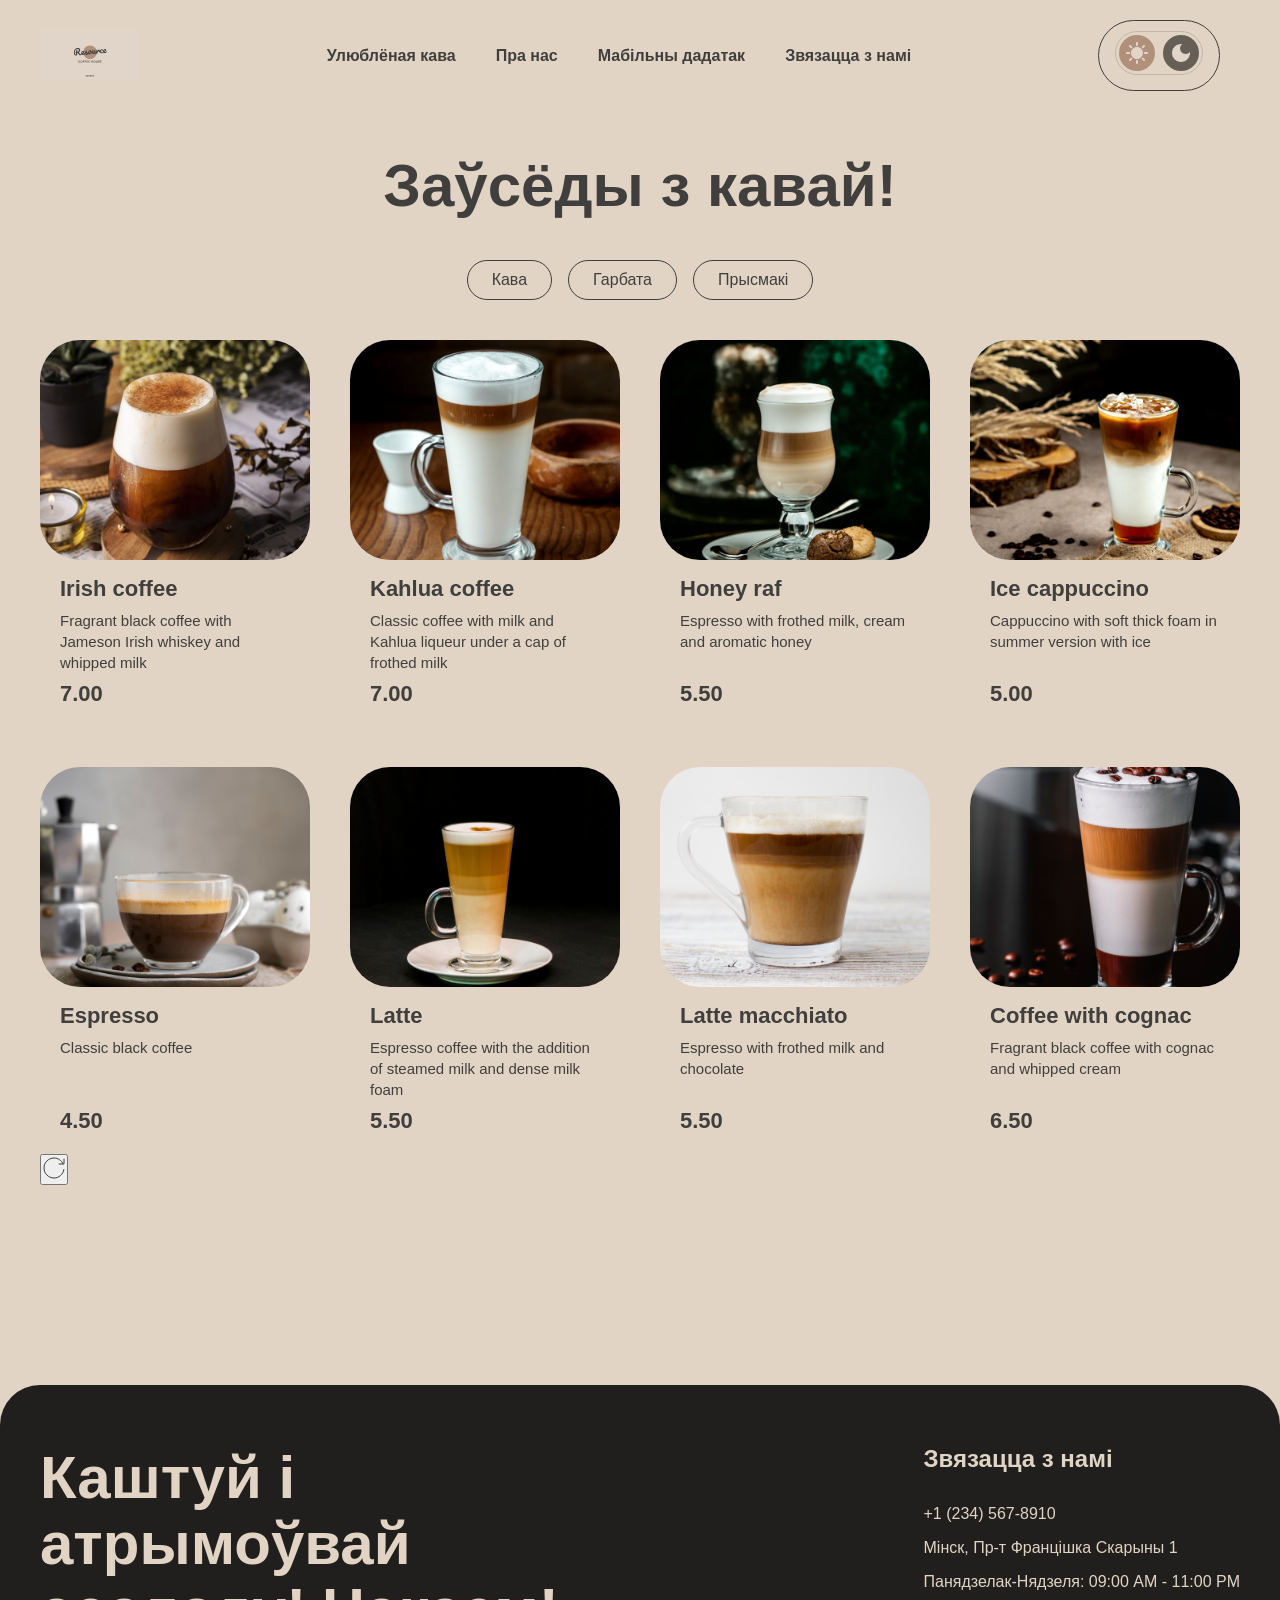
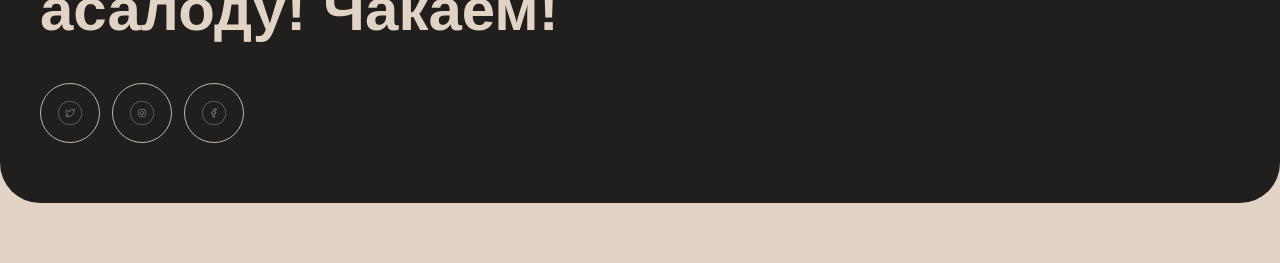
<file: catalog.html>
<!doctype html>
<html lang="be">
  <head>
    <meta charset="UTF-8" />
    <meta name="viewport" content="width=device-width, initial-scale=1.0" />
    <title>Coffe House - Меню</title>
    <link rel="stylesheet" href="css/style.css" />
    <link rel="icon" href="assets/favicon.svg" type="image/svg+xml" />
  </head>
  <body>
    <header class="header">
      <div class="header__container">
        <a href="index.html" class="header__logo">
          <img
            src="assets/logo.svg"
            alt="Coffee House"
            class="header__logo-light"
          />
          <img
            src="assets/logo-dark.svg"
            alt=""
            aria-hidden="true"
            class="header__logo-dark"
          />
        </a>

        <nav class="header__nav">
          <ul class="header__menu">
            <li><a href="index.html#favorite-coffee">Улюблёная кава</a></li>
            <li><a href="index.html#about">Пра нас</a></li>
            <li><a href="index.html#mobile-app">Мабільны дадатак</a></li>
            <li><a href="index.html#contacts">Звязацца з намі</a></li>
          </ul>
        </nav>
        <!-- <a href="catalog.html" class="header__menu-btn">Меню</a> -->

        <div class="header__controls">
          <button
            id="theme-toggle"
            class="header__theme-btn"
            aria-label="Змена тэмы"
            aria-pressed="false"
          >
            <img src="assets/theme-switch.svg" alt="" aria-hidden="true" />
          </button>

          <button
            class="header__burger-btn"
            aria-label="Адкрыць меню"
            aria-expanded="false"
          >
            <span></span>
          </button>
        </div>
      </div>
      <nav class="mobile-menu" id="mobile-menu">
        <ul class="mobile-menu__list">
          <li>
            <a href="index.html#favorite-coffee" class="mobile-menu__link"
              >Улюблёная кава</a
            >
          </li>
          <li>
            <a href="index.html#about" class="mobile-menu__link">Пра нас</a>
          </li>
          <li>
            <a href="index.html#contacts" class="mobile-menu__link"
              >Звязацца з намі</a
            >
          </li>
        </ul>
      </nav>
    </header>

    <main class="catalog-main">
      <section class="catalog-nav">
        <div class="catalog-nav__container">
          <h1 class="catalog-nav__title">Заўсёды з кавай!</h1>
          <ul class="catalog-nav__list">
            <li class="catalog-nav__item">
              <button class="catalog-nav__btn active">Кава</button>
            </li>
            <li class="catalog-nav__item">
              <button class="catalog-nav__btn">Гарбата</button>
            </li>
            <li class="catalog-nav__item">
              <button class="catalog-nav__btn">Прысмакі</button>
            </li>
          </ul>
        </div>
      </section>

      <div class="catalog-content">
        <div class="catalog-content__container">
          <div class="catalog-grid" id="catalog-grid"></div>
          <div class="catalog-content__refresh catalog-refresh">
            <button
              class="catalog-refresh__btn"
              aria-label="Паказаць яшчэ"
              id="refresh-btn"
            >
              <span class="catalog-refresh_icon">
                <img src="assets/refresh.svg" alt="" aria-hidden="true" />
              </span>
            </button>
          </div>
        </div>
      </div>
    </main>

    <footer class="footer" id="contacts">
      <div class="footer__container">
        <div class="footer__content">
          <h2 class="footer__title">Каштуй і атрымоўвай асалоду! Чакаем!</h2>
          <div class="footer__socials">
            <a
              href="https://twitter.com"
              target="_blank"
              class="footer__social-btn"
              aria-label="Twitter"
            >
              <img src="assets/buttons/twitter.svg" alt="" aria-hidden="true" />
            </a>
            <a
              href="https://instagram.com"
              target="_blank"
              class="footer__social-btn"
              aria-label="Instagram"
            >
              <img
                src="assets/buttons/instagram.svg"
                alt=""
                aria-hidden="true"
              />
            </a>
            <a
              href="https://facebook.com"
              target="_blank"
              class="footer__social-btn"
              aria-label="Facebook"
            >
              <img
                src="assets/buttons/facebook.svg"
                alt=""
                aria-hidden="true"
              />
            </a>
          </div>
        </div>
        <div class="footer__contacts">
          <h3 class="footer__contacts-title">Звязацца з намі</h3>
          <ul class="footer__list">
            <li>
              <a href="tel:+12345678910" class="footer__link">
                +1 (234) 567-8910</a
              >
            </li>
            <li>
              <a
                href="https://maps.google.com/"
                target="_blank"
                class="footer__link"
                >Мінск, Пр-т Францішка Скарыны 1</a
              >
            </li>
            <li>
              <span class="footer__link-text"
                >Панядзелак-Нядзеля: 09:00 AM - 11:00 PM</span
              >
            </li>
          </ul>
        </div>
      </div>
    </footer>

    <script src="js/theme.js"></script>
    <script src="js/catalog.js"></script>
    <script src="js/burger.js"></script>
  </body>
</html>
</file>
<file: css/style.css>
* {
  margin: 0;
  padding: 0;
  box-sizing: border-box;
}

a {
  text-decoration: none;
  color: inherit;
}

li {
  list-style: none;
}

html {
  scroll-behavior: smooth;
}

body {
  font-family: Arial, sans-serif;
  background-color: #e1d4c4;
  color: #403f3d;
}

.header__controls {
  display: flex;
  align-items: center;
  gap: 12px;
}

.header__container {
  max-width: 1440px;
  margin: 0 auto;
  padding: 20px 40px;
  display: flex;
  justify-content: space-between;
  align-items: center;
}

.header__logo img {
  width: 100px;
  height: auto;
}

.header__logo-dark {
  display: none;
}

.dark-theme .header__logo-light {
  display: none;
}

.dark-theme .header__logo-dark {
  display: block;
}

.header__menu {
  display: flex;
  gap: 40px;
}

.header__menu a {
  font-weight: bold;
  color: #403f3d;
  font-size: 16px;
  transition: color 0.5s ease;
}

.header__menu a:hover {
  color: #b9a389;
}

.header__menu-btn {
  padding: 12px 20px;
  border: 1px solid #403f3d;
  border-radius: 100px;
  color: #403f3d;
  font-size: 16px;
  font-weight: bold;
  transition:
    background-color 0.5s ease,
    color 0.5s;
}

.header__menu-btn:hover {
  background-color: #403f3d;
  color: #ffffff;
}

.hero {
  margin-top: 20px;
}

.hero__title {
  font-size: 72px;
  color: #e1d4c4;
  line-height: 105%;
  margin-bottom: 40px;
}

.hero__text {
  font-size: 16px;
  color: #e1d4c4;
  line-height: 150%;
  margin-bottom: 40px;
}

.hero__btn {
  display: inline-block;
  padding: 20px 78px;
  background-color: #e1d4c4;
  color: #211f1d;
  font-weight: bold;
  border-radius: 100px;
  transition: background-color 0.3s;
}

.hero__btn:hover {
  background-color: #b9a389;
}

.hero__img-block img {
  max-width: 100%;
  height: auto;
  display: block;
}

.hero__container {
  max-width: 1440px;
  margin: 0 auto;
  padding: 100px 40px;
  position: relative;
  overflow: hidden;
  border-radius: 40px;
  min-height: 640px;
  display: flex;
  align-items: center;
}

.hero__video {
  position: absolute;
  top: 0;
  left: 0;
  width: 100%;
  height: 100%;
  object-fit: cover;
  z-index: 1;
}

.hero__content {
  max-width: 530px;
  position: relative;
  z-index: 2;
}

.hero__img-block {
  display: none;
}

.slider-section {
  padding: 100px 0;
}

.slider__container {
  max-width: 1440px;
  margin: 0 auto;
  padding: 0 40px;
  display: flex;
  flex-direction: column;
  align-items: center;
}

.slider__main-title {
  font-size: 60px;
  color: #403f3d;
  text-align: center;
  margin-bottom: 40px;
}

.slider__wrapper {
  display: flex;
  align-items: center;
  justify-content: center;
  gap: 40px;
  width: 100%;
  margin-bottom: 40px;
}

.slider__arrow {
  width: 60px;
  height: 60px;
  border: 1px solid #403f3d;
  border-radius: 50%;
  background-color: transparent;
  display: flex;
  align-items: center;
  justify-content: center;
  cursor: pointer;
  transition:
    background-color 0.3s,
    border-color 0.3s;
}

.slider__arrow img {
  width: 24px;
  height: 24px;
}

.slider__arrow:hover {
  background-color: #403f3d;
  border-color: #403f3d;
}

.slider__arrow:hover img {
  filter: invert(1);
}

.slider__window {
  max-width: 480px;
  overflow: hidden;
}

.slider__track {
  display: flex;
  transition: transform 0.5s ease;
}

.slider__item {
  min-width: 100%;
  display: flex;
  flex-direction: column;
  align-items: center;
  text-align: center;
}

.slider__img-wrap img {
  max-width: 100%;
  height: auto;
  margin-bottom: 20px;
  display: block;
}

.slider__title {
  font-size: 24px;
  color: #403f3d;
  margin-bottom: 12px;
}

.slider__text {
  font-size: 16px;
  color: #403f3d;
  line-height: 150%;
  margin-bottom: 12px;
  max-width: 400px;
}

.slider__price {
  font-size: 24px;
  font-weight: bold;
  color: #403f3d;
}

.slider__pagination {
  display: flex;
  gap: 12px;
}

.slider__dot {
  width: 40px;
  height: 4px;
  background-color: #c1b6ad;
  border-radius: 100px;
  transition: background-color 0.3s;
}

.slider__dot.active {
  background-color: #403f3d;
}

.about-section {
  padding: 100px 0;
}

.about__container {
  max-width: 1440px;
  margin: 0 auto;
  padding: 0 40px;
  display: flex;
  flex-direction: column;
  align-items: center;
}

.about__title {
  font-size: 60px;
  color: #403f3d;
  text-align: center;
  max-width: 800px;
  margin-bottom: 60px;
}

.about__grid {
  display: grid;
  grid-template-columns: repeat(2, 1fr);
  gap: 40px;
  width: 100%;
  max-width: 1100px;
}

.about__img-wrap {
  width: 100%;
  overflow: hidden;
  border-radius: 20px;
}

.about__img-wrap img {
  width: 100%;
  height: 100%;
  object-fit: cover;
  display: block;
  transition: transform 0.5s ease;
}

.about__img-wrap:hover img {
  transform: scale(1.05);
}

.apps-section {
  padding: 100px 0;
}

.apps__container {
  max-width: 1440px;
  margin: 0 auto;
  padding: 0 40px;
  display: flex;
  justify-content: space-between;
  align-items: center;
  gap: 40px;
}

.apps__content {
  max-width: 530px;
}

.apps__title {
  font-size: 60px;
  color: #403f3d;
  line-height: 110%;
  margin-bottom: 40px;
}

.apps__text {
  font-size: 16px;
  color: #403f3d;
  line-height: 150%;
  margin-bottom: 40px;
}

.apps__buttons {
  display: flex;
  gap: 20px;
}

.apps__market-btn {
  display: inline-flex;
  align-items: center;
  padding: 12px 20px;
  border: 1px solid #403f3d;
  border-radius: 100px;
  font-size: 16px;
  font-weight: bold;
  color: #403f3d;
  transition:
    background-color 0.3s,
    color 0.3s;
}

.apps__market-btn:hover {
  background-color: #403f3d;
  color: #ffffff;
}

.apps__img-wrap {
  flex: 1;
  display: flex;
  justify-content: flex-end;
}

.apps__img-wrap img {
  max-width: 100%;
  max-height: 500px;
  height: auto;
  object-fit: contain;
}

.footer {
  padding: 100px 0 60px;
}

.footer__container {
  max-width: 1440px;
  margin: 0 auto;
  padding: 60px 40px;
  background-color: #211f1d;
  border-radius: 40px;
  display: flex;
  justify-content: space-between;
  gap: 40px;
}

.footer__content {
  max-width: 530px;
}

.footer__title {
  font-size: 60px;
  color: #e1d4c4;
  line-height: 110%;
  margin-bottom: 40px;
}

.footer__socials {
  display: flex;
  gap: 12px;
}

.footer__social-btn {
  width: 60px;
  height: 60px;
  border: 1px solid #c1b6ad;
  border-radius: 50%;
  display: flex;
  align-items: center;
  justify-content: center;
  color: #e1d4c4;
  font-weight: bold;
  transition:
    background-color 0.3s,
    color 0.3s;
}

.footer__social-btn:hover {
  background-color: #e1d4c4;
  color: #211f1d;
}

.footer__contacts {
  max-width: 400px;
}

.footer__contacts-title {
  font-size: 24px;
  color: #e1d4c4;
  margin-bottom: 32px;
}

.footer__list {
  display: flex;
  flex-direction: column;
  gap: 16px;
}

.footer__link,
.footer__link-text {
  font-size: 16px;
  color: #e1d4c4;
  transition: color 0.3s;
}

.footer__link:hover {
  color: #b9a389;
}

body.dark-theme {
  background-color: #211f1d !important;
}

body.dark-theme .slider-section,
body.dark-theme .about-section,
body.dark-theme .apps-section,
body.dark-theme .footer {
  background-color: #211f1d !important;
}

body.dark-theme .slider__main-title,
body.dark-theme .slider__title,
body.dark-theme .slider__text,
body.dark-theme .slider__price,
body.dark-theme .about__title,
body.dark-theme .apps__title,
body.dark-theme .apps__text,
body.dark-theme .header__menu a {
  color: #e1d4c4 !important;
}

.header__theme-btn {
  background: transparent;
  border: 1px solid #403f3d;
  border-radius: 100px;
  padding: 10px 16px;
  cursor: pointer;
  font-size: 18px;
  margin-right: 20px;
  transition: background-color 0.3s;
}

.header__burger-btn {
  display: none;
}
.mobile-menu {
  display: none;
  position: fixed;
  top: 100px;
  left: 0;
  width: 100%;
  height: calc(100vh - 100px);
  background-color: #e1d4c4;
  z-index: 100;
  padding: 40px;
  overflow-y: auto;
}

.mobile-menu.open {
  display: block;
}

.mobile-menu__list {
  display: flex;
  flex-direction: column;
  gap: 32px;
}

.mobile-menu__link {
  font-size: 24px;
  font-weight: bold;
  color: #403f3d;
  transition: color 0.3s;
}

.mobile-menu__link:hover {
  color: #b9a389;
}

.dark-theme .mobile-menu {
  background-color: #211f1d;
}

.dark-theme .mobile-menu {
  background-color: #211f1d;
}

.dark-theme .mobile-menu__link {
  color: #e1d4c4;
}

.dark-theme .mobile-menu__link:hover {
  color: #b0907a;
}

.header__theme-btn:hover {
  background-color: #f0f0f0;
}

.dark-theme .header__menu-btn {
  border-color: #c1b6ad;
  color: #e1d4c4;
}

.dark-theme .header__menu-btn:hover {
  background-color: #e1d4c4;
  color: #403f3d;
}

.dark-theme .header__theme-btn {
  border-color: #c1b6ad;
}

.dark-theme .header__theme-btn:hover {
  background-color: #e1d4c4;
}

.dark-theme .hero__btn {
  background-color: #e1d4c4;
  color: #403f3d;
}

.dark-theme .hero__btn:hover {
  background-color: #b0907a;
}

.dark-theme .slider__arrow {
  border-color: #c1b6ad;
}

.dark-theme .slider__arrow:hover {
  background-color: #c1b6ad;
}

.dark-theme .slider__arrow:hover img {
  filter: invert(0);
}

.dark-theme .slider__dot {
  background-color: #665f55;
}

.dark-theme .slider__dot.active {
  background-color: #c1b6ad;
}

.dark-theme .apps__market-btn {
  border-color: #c1b6ad;
  color: #e1d4c4;
}

.dark-theme .apps__market-btn:hover {
  background-color: #e1d4c4;
  color: #403f3d;
}

.dark-theme .footer__social-btn {
  border-color: #c1b6ad;
}

.dark-theme .footer__social-btn:hover {
  background-color: #c1b6ad;
  color: #403f3d;
}

.footer__social-btn img {
  width: 24px;
  height: 24px;
  display: block;
}

.footer__social-btn:hover img {
  filter: brightness(0) saturate(100%);
}

body.no-scroll {
  overflow: hidden;
}

.header__burger-btn.active span {
  transform: rotate(45deg) translate(3px, 3px);
}

.header__burger-btn.active::before {
  transform: rotate(-45deg) translate(3px, -3px);
}
.header__burger-btn.active::after {
  opacity: 0;
}

@media (max-width: 1024px) {
  .hero__title {
    font-size: 56px;
  }
  .slider__main-title,
  .about__title,
  .apps__title,
  .footer__title {
    font-size: 48px;
  }
  .hero__container {
    padding: 80px 32px;
  }
  .about__grid {
    gap: 24px;
  }
}

@media (max-width: 768px) {
  .header__menu,
  .header__menu-btn {
    display: none;
  }

  .header__burger-btn {
    display: flex;
    flex-direction: column;
    justify-content: center;
    align-items: center;
    width: 44px;
    height: 44px;
    background: transparent;
    border: 1px solid #403f3d;
    border-radius: 50%;
    cursor: pointer;
    padding: 0;
    gap: 4px;
  }

  .header__burger-btn span,
  .header__burger-btn::before,
  .header__burger-btn::after {
    content: "";
    width: 20px;
    height: 2px;
    background-color: #403f3d;
    transition: background-color 0.3s;
  }

  .dark-theme .header__burger-btn {
    border-color: #c1b6ad;
  }

  .dark-theme .header__burger-btn span,
  .dark-theme .header__burger-btn::before,
  .dark-theme .header__burger-btn::after {
    background-color: #c1b6ad;
  }
  .hero__container {
    padding: 60px 24px;
    border-radius: 24px;
  }

  .hero__title {
    font-size: 40px;
    margin-bottom: 24px;
  }

  .hero__text {
    font-size: 15px;
  }
  .slider__wrapper {
    gap: 16px;
  }

  .slider__arrow {
    width: 48px;
    height: 48px;
  }

  .slider__main-title,
  .about__title,
  .apps__title,
  .footer__title {
    font-size: 34px;
    margin-bottom: 24px;
  }

  .about__grid {
    grid-template-columns: 1fr;
    gap: 16px;
  }

  .apps__container {
    flex-direction: column;
    align-items: stretch;
    text-align: center;
  }

  .apps__img-wrap {
    justify-content: center;
  }

  .footer__container {
    flex-direction: column;
    padding: 40px 24px;
    border-radius: 24px;
    gap: 32px;
  }

  .footer__title {
    font-size: 30px;
  }

  .footer__social-btn {
    width: 48px;
    height: 48px;
  }
}

@media (max-width: 480px) {
  .header__container {
    padding: 16px 16px;
  }

  .header__logo img {
    width: 80px;
    height: auto;
  }

  .hero__container {
    padding: 40px 16px;
    border-radius: 16px;
  }

  .hero__title {
    font-size: 28px;
    line-height: 115%;
    margin-bottom: 16px;
  }

  .hero__text {
    font-size: 14px;
    margin-bottom: 24px;
  }

  .hero__btn {
    padding: 14px 32px;
    font-size: 15px;
  }

  .slider__main-title,
  .about__title,
  .apps__title {
    font-size: 26px;
  }

  .slider__wrapper {
    gap: 8px;
  }

  .slider__arrow {
    width: 40px;
    height: 40px;
  }

  .slider__window {
    max-width: 240px;
  }

  .apps__buttons {
    flex-direction: column;
    align-items: stretch;
  }

  .apps__market-btn {
    justify-content: center;
  }

  .footer__container {
    padding: 32px 16px;
    border-radius: 16px;
  }

  .footer__title {
    font-size: 24px;
  }

  .footer__socials {
    flex-wrap: wrap;
  }
}

.catalog-nav {
  padding: 40px 0 20px;
}

.catalog-nav__container {
  max-width: 1440px;
  margin: 0 auto;
  padding: 0 40px;
}

.catalog-nav__title {
  font-size: 60px;
  color: #403f3d;
  text-align: center;
  margin-bottom: 40px;
}

.catalog-nav__list {
  display: flex;
  justify-content: center;
  gap: 16px;
  flex-wrap: wrap;
}

.catalog-nav__btn {
  padding: 10px 24px;
  border: 1px solid #403f3d;
  border-radius: 100px;
  color: #403f3d;
  background: transparent;
  font-size: 16px;
  cursor: pointer;
  transition:
    background-color 0.3s,
    color 0.3s;
}

.catalog-nav__btn:hover,
.catalog-nav__btn:active {
  background-color: #403f3d;
  color: #e1d4c4;
}

.catalog-content {
  padding: 20px 0 100px;
}

.catalog-content__container {
  max-width: 1440px;
  margin: 0 auto;
  padding: 0 40px;
}

.catalog-grid {
  display: grid;
  grid-template-columns: repeat(4, 1fr);
  gap: 40px;
}

.catalog-card {
  display: flex;
  flex-direction: column;
  cursor: pointer;
  transition:
    transform 0.3s ease,
    box-shadow 0.3s ease;
}

.catalog-card:hover {
  transform: translateY(-8px);
  box-shadow: 0 10px 30px rgba(0, 0, 0, 0.15);
}

.catalog-card__img-wrap {
  width: 100%;
  overflow: hidden;
}

.catalog-card__img {
  width: 100%;
  height: 220px;
  object-fit: cover;
  display: block;
  border-radius: 40px;
}

.catalog-card__info {
  padding: 16px 20px 20px;
  display: flex;
  flex-direction: column;
  gap: 8px;
  flex: 1;
}

.catalog-card__title {
  font-size: 22px;
  color: #403f3d;
  margin: 0;
  font-weight: 600;
}

.catalog-card__text {
  font-size: 15px;
  color: #403f3d;
  line-height: 140%;
  margin: 0;
  flex: 1;
}

.catalog-card__price {
  font-size: 22px;
  font-weight: bold;
  color: #403f3d;
  margin-top: auto;
}
</file>
